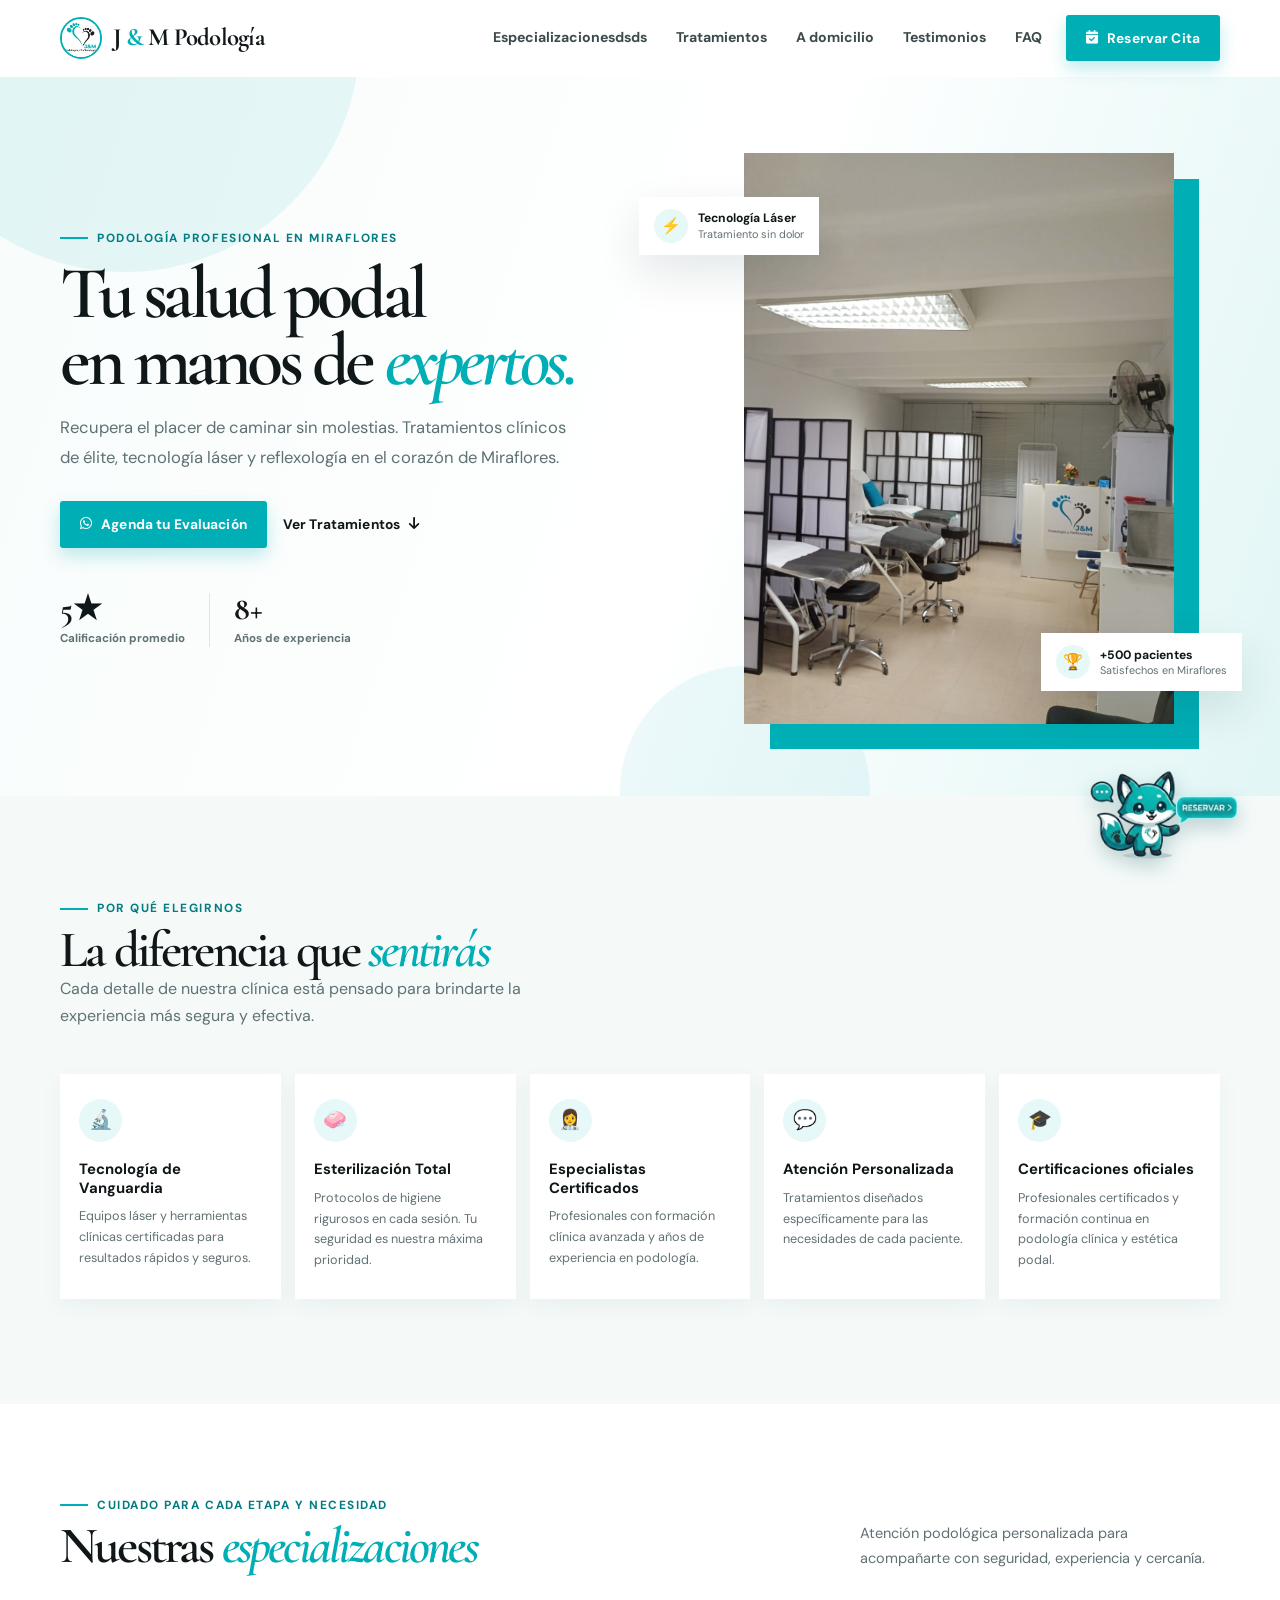
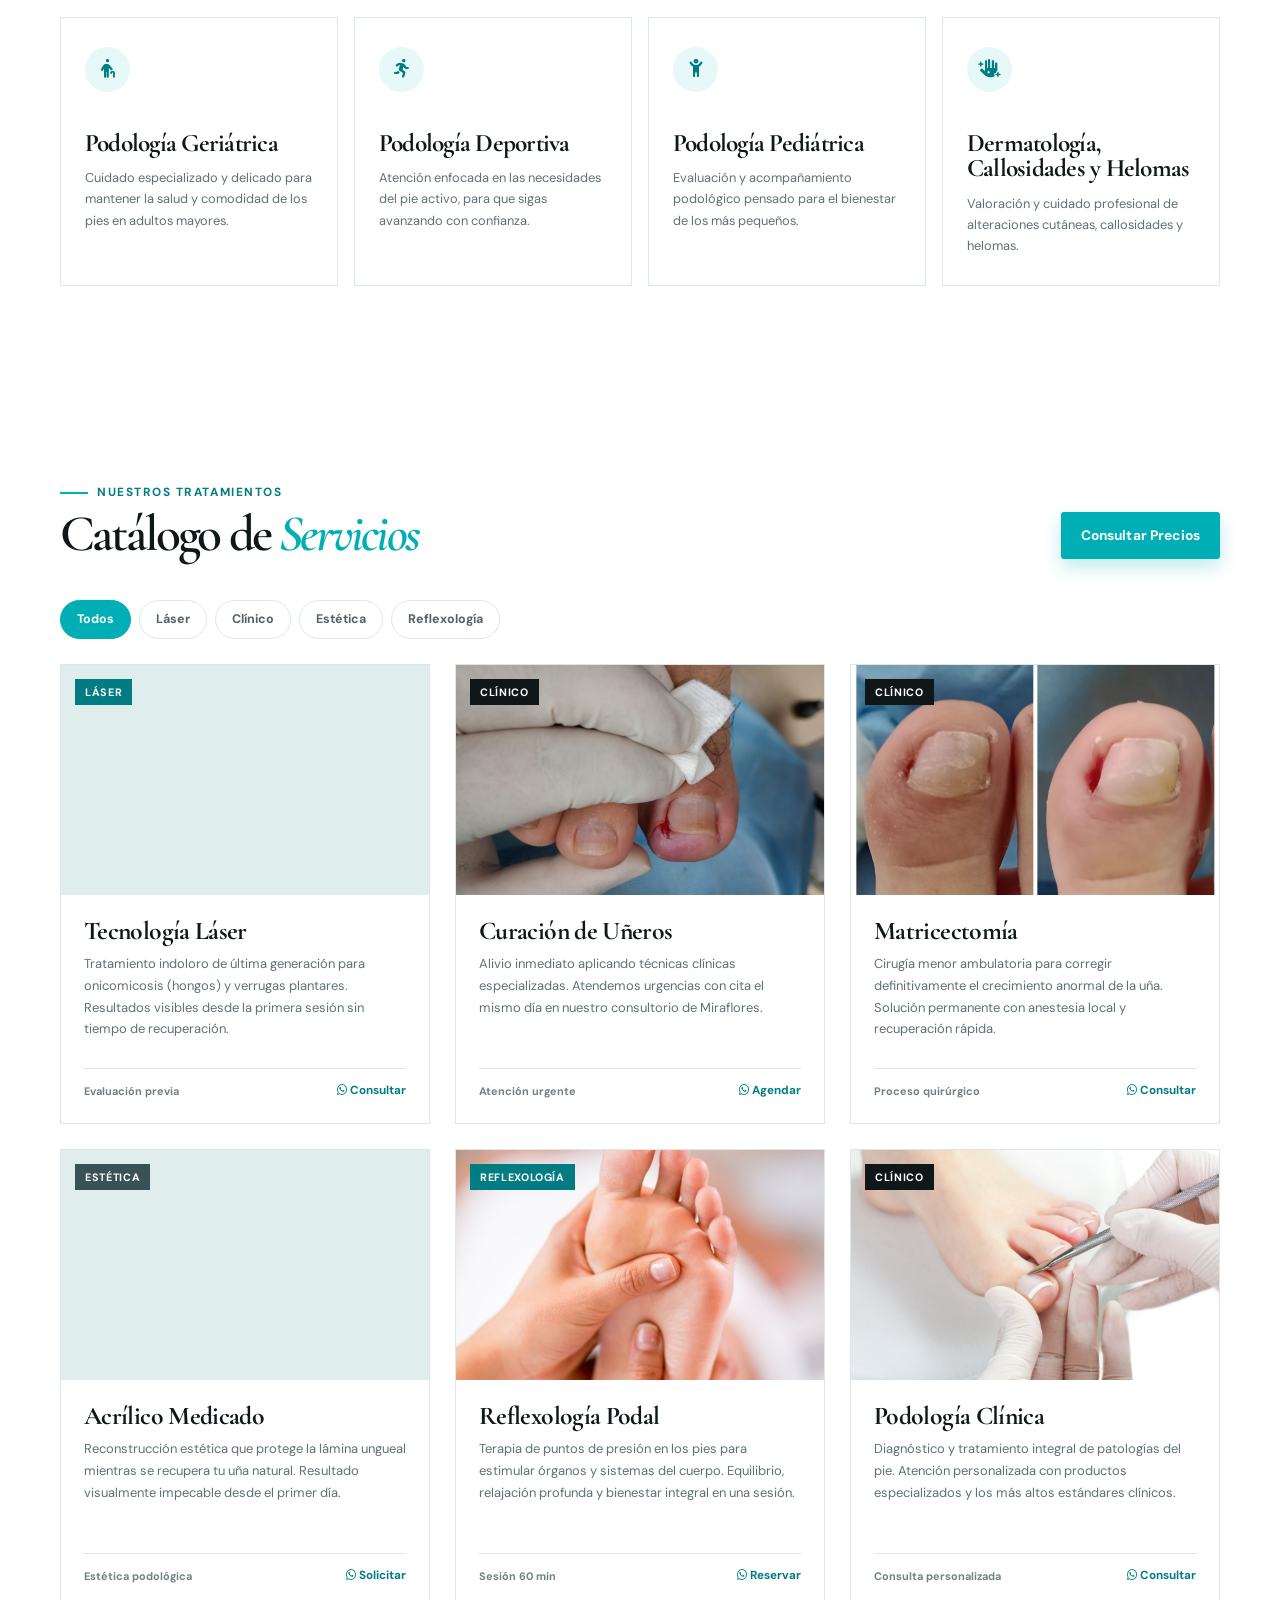
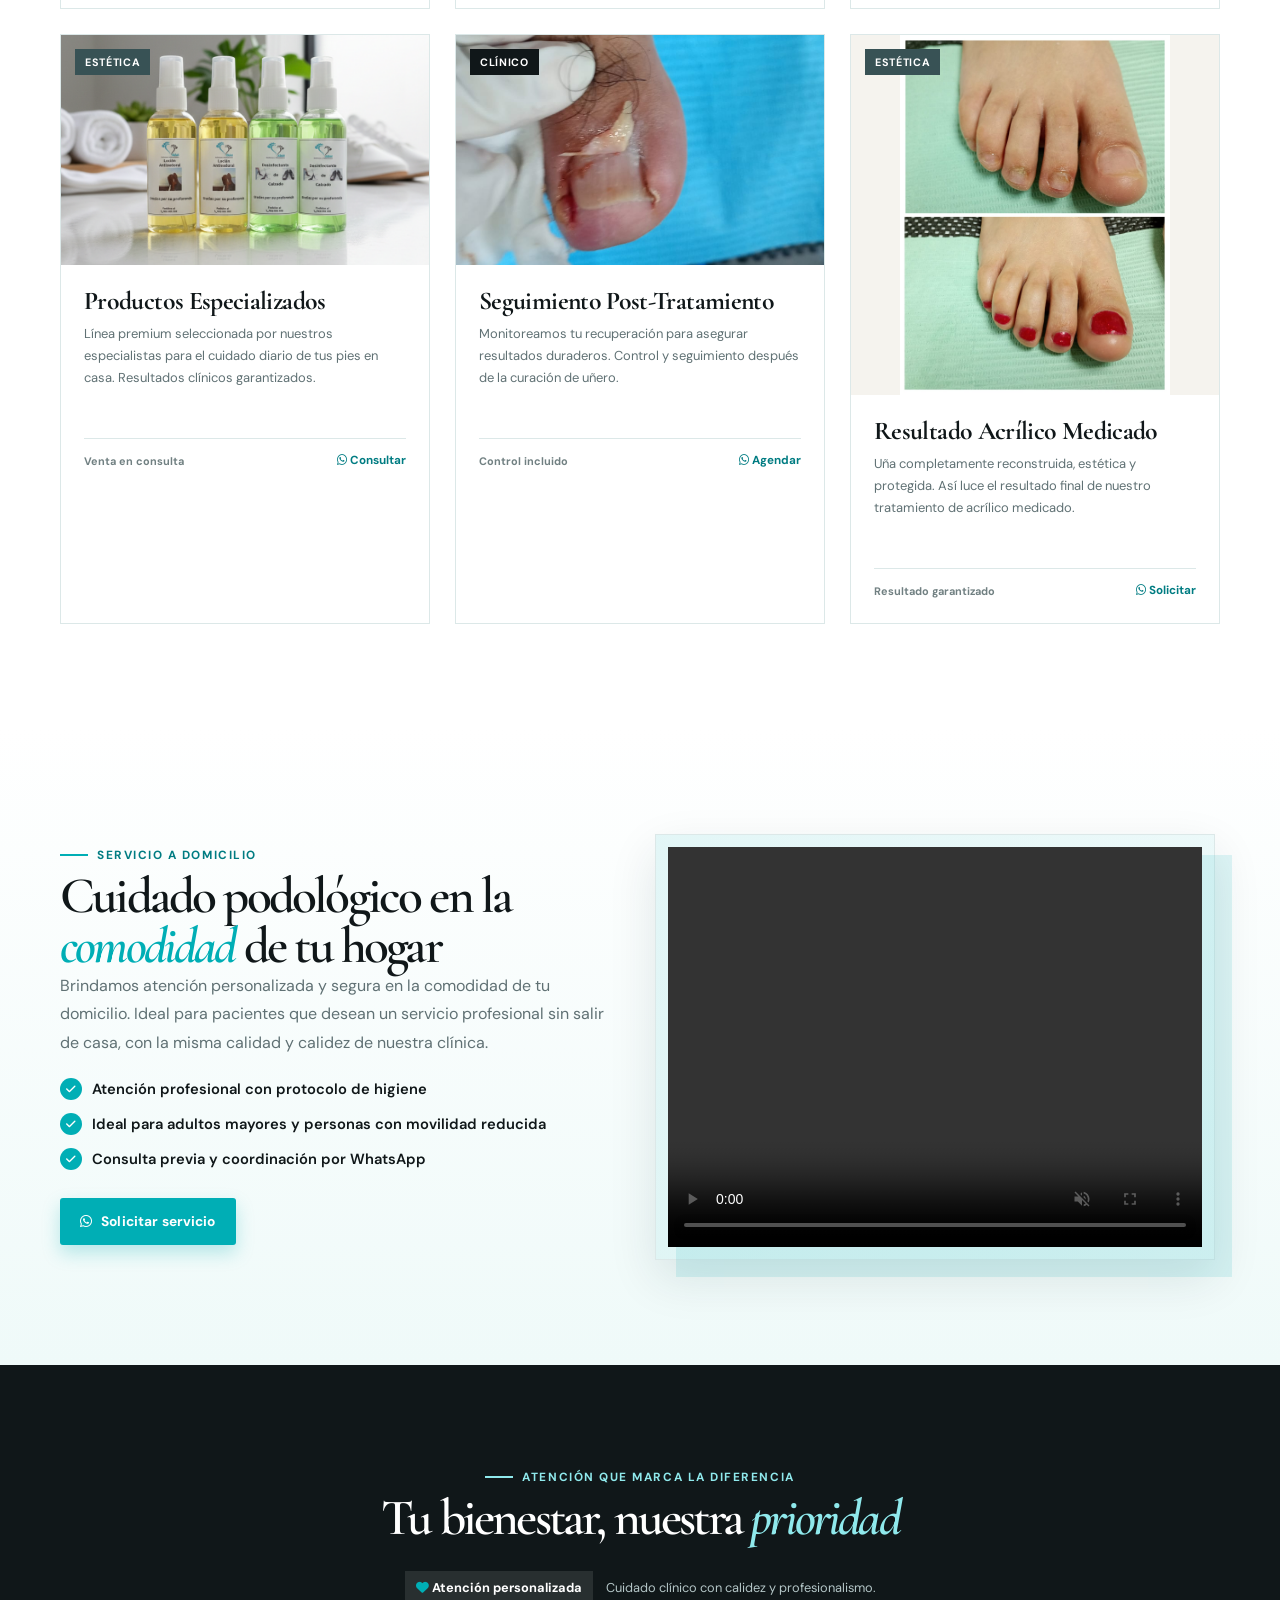
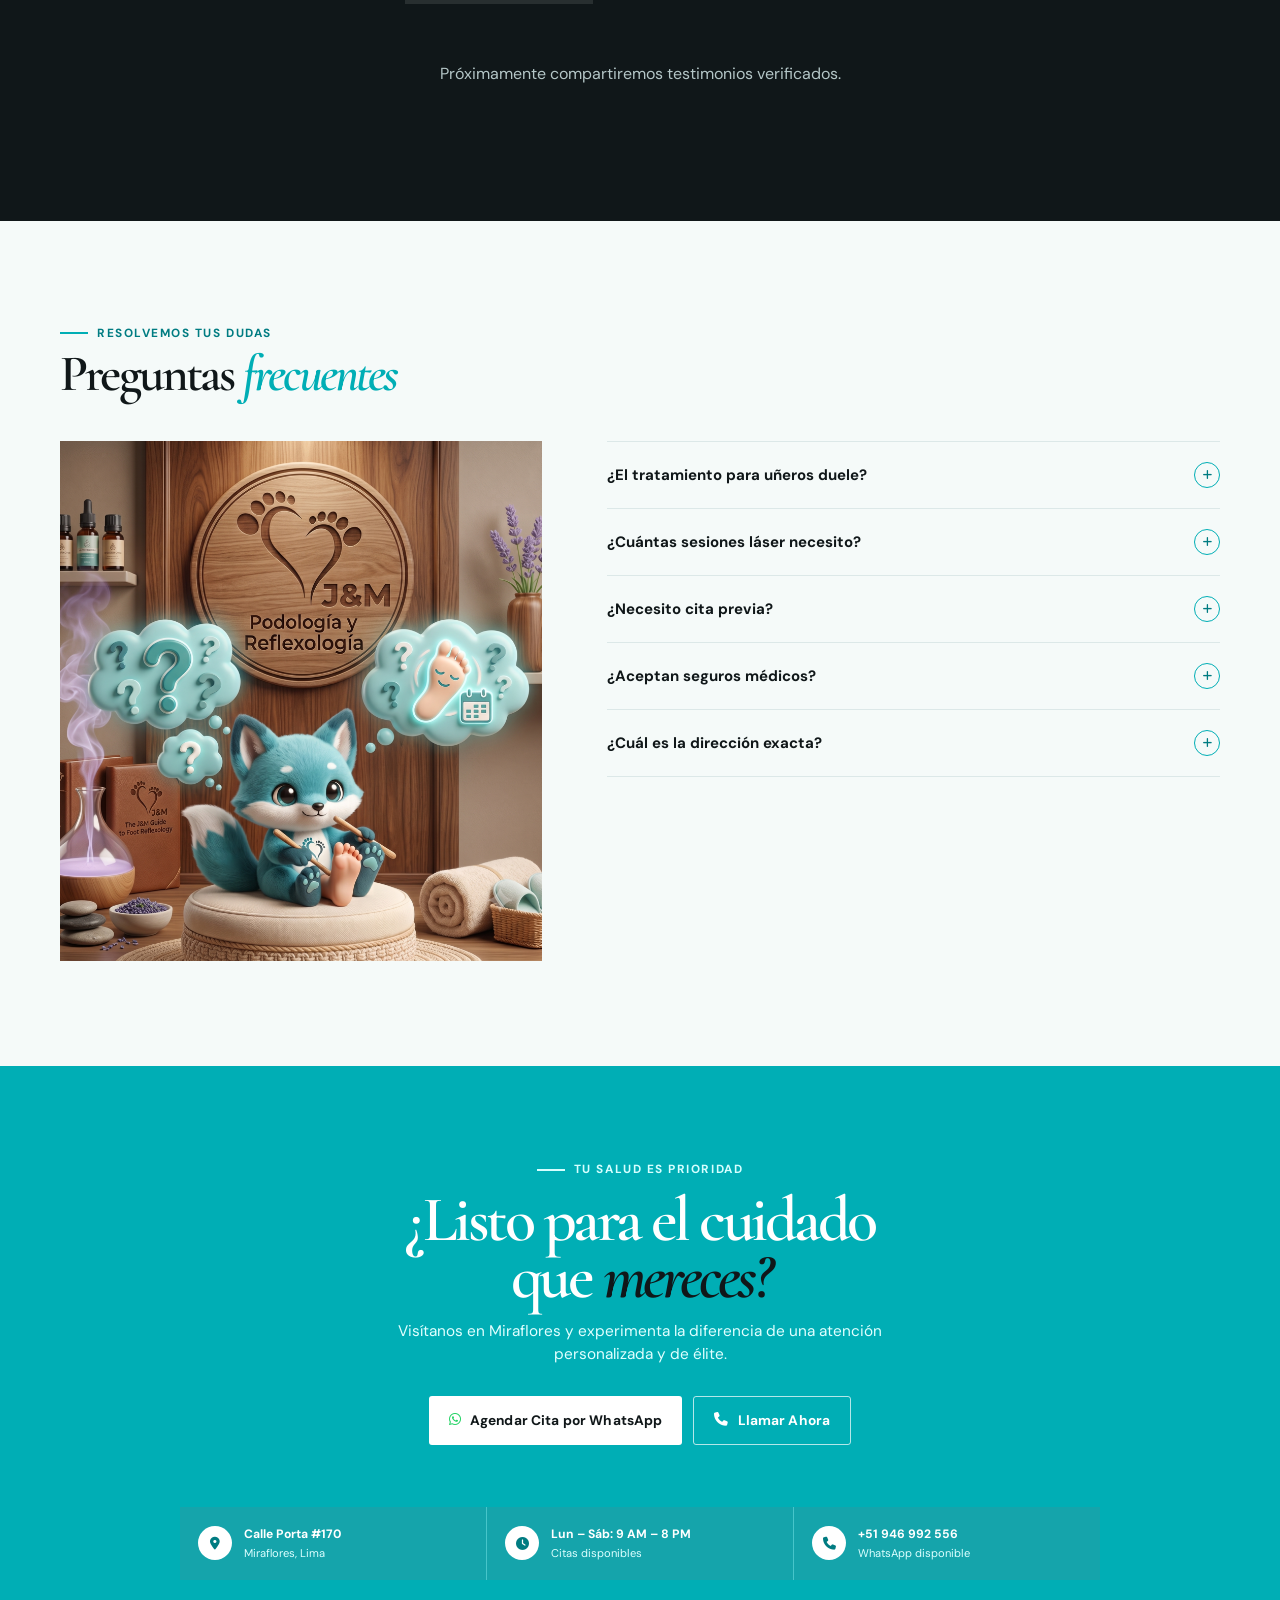
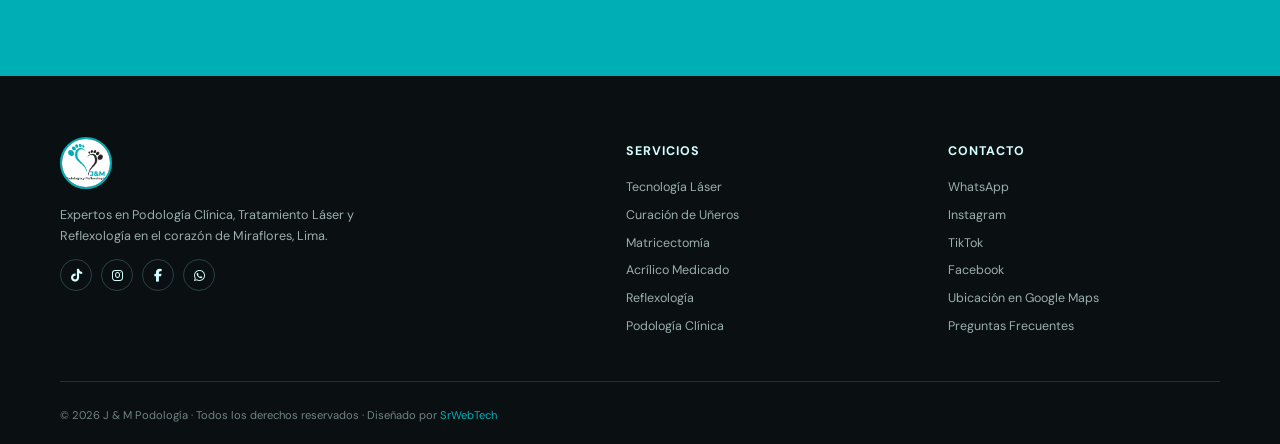
<file: index.html>
<!DOCTYPE html>
<html lang="es">
<head>
    <meta charset="UTF-8">
    <meta name="viewport" content="width=device-width, initial-scale=1.0">
    <meta name="description" content="J&amp;M Podología en Miraflores, Lima. Podología clínica, tratamiento de uñeros, matricectomía, tecnología láser, reflexología y cuidado podal personalizado.">
    <meta name="robots" content="index, follow">
    <meta name="google-site-verification" content="Zz0m603058GQvtV8gM0AXaxc-PIveDFU4jrvLz7Acy4">
    <title>J&amp;M Podología en Miraflores | Podología Clínica y Láser</title>
    <link rel="canonical" href="https://jympodologia.vercel.app/">
    <link rel="icon" href="/favicon.png" type="image/png">
    <link rel="shortcut icon" href="/favicon.png" type="image/png">
    <link rel="apple-touch-icon" href="/Perfil.jpeg">

    <meta property="og:locale" content="es_PE">
    <meta property="og:type" content="website">
    <meta property="og:site_name" content="J&amp;M Podología">
    <meta property="og:title" content="J&amp;M Podología en Miraflores | Podología Clínica y Láser">
    <meta property="og:description" content="Atención podológica profesional en Miraflores, Lima: podología clínica, uñeros, matricectomía, láser y reflexología.">
    <meta property="og:url" content="https://jympodologia.vercel.app/">
    <meta property="og:image" content="https://jympodologia.vercel.app/Perfil.jpeg">
    <meta property="og:image:alt" content="J&amp;M Podología en Miraflores, Lima">

    <meta name="twitter:card" content="summary_large_image">
    <meta name="twitter:title" content="J&amp;M Podología en Miraflores | Podología Clínica y Láser">
    <meta name="twitter:description" content="Atención podológica profesional en Miraflores, Lima.">
    <meta name="twitter:image" content="https://jympodologia.vercel.app/Perfil.jpeg">

    <script type="application/ld+json">
    {
      "@context": "https://schema.org",
      "@type": "LocalBusiness",
      "@id": "https://jympodologia.vercel.app/#business",
      "name": "J&M Podología",
      "alternateName": "J & M Podología",
      "description": "J&M Podología ofrece atención de podología clínica, tecnología láser, tratamiento de uñeros, matricectomía y reflexología en Miraflores, Lima.",
      "url": "https://jympodologia.vercel.app/",
      "logo": "https://jympodologia.vercel.app/Perfil.jpeg",
      "image": [
        "https://jympodologia.vercel.app/Perfil.jpeg",
        "https://jympodologia.vercel.app/Local.jpeg"
      ],
      "telephone": "+51946992556",
      "priceRange": "$$",
      "address": {
        "@type": "PostalAddress",
        "streetAddress": "Calle Porta 170",
        "addressLocality": "Miraflores",
        "addressRegion": "Lima",
        "addressCountry": "PE"
      },
      "geo": {
        "@type": "GeoCoordinates",
        "latitude": -12.1236623,
        "longitude": -77.0316396
      },
      "hasMap": "https://www.google.com/maps/search/?api=1&query=-12.1236623,-77.0316396",
      "areaServed": {
        "@type": "AdministrativeArea",
        "name": "Miraflores, Lima"
      },
      "openingHoursSpecification": {
        "@type": "OpeningHoursSpecification",
        "dayOfWeek": [
          "Monday",
          "Tuesday",
          "Wednesday",
          "Thursday",
          "Friday",
          "Saturday"
        ],
        "opens": "09:00",
        "closes": "20:00"
      },
      "hasOfferCatalog": {
        "@type": "OfferCatalog",
        "name": "Servicios de podología",
        "itemListElement": [
          {
            "@type": "Offer",
            "itemOffered": {
              "@type": "Service",
              "name": "Podología clínica"
            }
          },
          {
            "@type": "Offer",
            "itemOffered": {
              "@type": "Service",
              "name": "Tratamiento de uñeros"
            }
          },
          {
            "@type": "Offer",
            "itemOffered": {
              "@type": "Service",
              "name": "Matricectomía"
            }
          },
          {
            "@type": "Offer",
            "itemOffered": {
              "@type": "Service",
              "name": "Tecnología láser"
            }
          },
          {
            "@type": "Offer",
            "itemOffered": {
              "@type": "Service",
              "name": "Reflexología podal"
            }
          }
        ]
      },
      "sameAs": [
        "https://www.instagram.com/jym.podologia.reflexologia/",
        "https://www.facebook.com/JyM.podologia.reflexologia",
        "https://www.tiktok.com/@jym.podologia"
      ]
    }
    </script>

    <link href="https://fonts.googleapis.com/css2?family=Cormorant+Garamond:ital,wght@0,400;0,600;0,700;1,400;1,600&family=DM+Sans:wght@300;400;500;700&display=swap" rel="stylesheet">
    <link rel="stylesheet" href="https://cdnjs.cloudflare.com/ajax/libs/font-awesome/6.5.0/css/all.min.css">

    <link rel="stylesheet" href="styles.css">
</head>
<body>

<!-- PROGRESS BAR -->
<div id="progressBar"></div>



<!-- HEADER -->
<header id="mainHeader">
    <div class="container nav-content">
        <a href="#" class="nav-logo">
            <img src="Perfil.jpeg" alt="J &amp; M Podología">
            <span>J <b>&amp;</b> M Podología</span>
        </a>
        <nav class="nav-links">
            <a href="#especializaciones">Especializacionesdsds</a>
            <a href="#servicios">Tratamientos</a>
            <a href="#adomicilio">A domicilio</a>
            <a href="#testimonios">Testimonios</a>
            <a href="#faq">FAQ</a>
        </nav>
        <a href="https://api.whatsapp.com/send/?phone=51946992556&amp;text=Hola%2C+quiero+agendar+una+cita.&amp;type=phone_number&amp;app_absent=0" target="_blank" class="btn-reservar">
            <i class="fas fa-calendar-check"></i> Reservar Cita
        </a>
        <button id="menuBtn" aria-label="Menú" style="display:none; background:none; border:none; cursor:pointer; padding:6px; color:var(--ink); font-size:1.4rem;">
            <i class="fas fa-bars"></i>
        </button>
    </div>
</header>

<!-- MOBILE MENU -->
<div id="mobileMenu" style="display:none; position:fixed; top:0; left:0; width:100%; height:100%; background:rgba(255,255,255,0.98); z-index:1500; flex-direction:column; align-items:center; justify-content:center; gap:32px;">
    <button id="menuClose" style="position:absolute; top:24px; right:24px; background:none; border:none; font-size:1.6rem; cursor:pointer; color:var(--ink);"><i class="fas fa-times"></i></button>
    <a href="#especializaciones" class="mobile-nav-link" onclick="closeMobileMenu()">Especializaciones</a>
    <a href="#servicios" class="mobile-nav-link" onclick="closeMobileMenu()">Tratamientos</a>
    <a href="#adomicilio" class="mobile-nav-link" onclick="closeMobileMenu()">A domicilio</a>
    <a href="#testimonios" class="mobile-nav-link" onclick="closeMobileMenu()">Testimonios</a>
    <a href="#faq" class="mobile-nav-link" onclick="closeMobileMenu()">Preguntas Frecuentes</a>
    <a href="https://api.whatsapp.com/send/?phone=51946992556&amp;text=Hola%2C+quiero+agendar+una+cita.&amp;type=phone_number&amp;app_absent=0" target="_blank" class="btn-primary" onclick="closeMobileMenu()" style="margin-top:8px;">
        <i class="fab fa-whatsapp"></i> Reservar Cita
    </a>
</div>

<!-- BOTÓN MASCOTA -->
<a href="https://api.whatsapp.com/send/?phone=51946992556&amp;text=Hola%2C+quiero+agendar+una+cita.&amp;type=phone_number&amp;app_absent=0"
   class="chat-float"
   target="_blank"
   aria-label="Reservar por WhatsApp">
    <img src="animal.png" alt="Reservar" class="chat-img">
</a>

<!-- HERO -->
<section class="hero">
    <div class="container" style="display: contents;">
        <div class="hero-text-col" style="padding-left: 28px; padding-right: 28px;">
            <div class="hero-eyebrow">Podología profesional en Miraflores</div>
            <h1>Tu salud podal<br>en manos de <em>expertos.</em></h1>
            <p class="hero-desc">
                Recupera el placer de caminar sin molestias. Tratamientos clínicos de élite, tecnología láser y reflexología en el corazón de Miraflores.
            </p>
            <div class="hero-actions">
                <a href="https://api.whatsapp.com/send/?phone=51946992556&amp;text=Hola%2C+quiero+agendar+una+cita.&amp;type=phone_number&amp;app_absent=0" target="_blank" class="btn-primary">
                    <i class="fab fa-whatsapp"></i> Agenda tu Evaluación
                </a>
                <a href="#servicios" class="btn-secondary">Ver Tratamientos <i class="fas fa-arrow-down"></i></a>
            </div>
            <div class="hero-stats">
                <div class="stat-item">
                    <div class="stat-number">5★</div>
                    <div class="stat-label">Calificación promedio</div>
                </div>
                <div class="stat-item">
                    <div class="stat-number">8+</div>
                    <div class="stat-label">Años de experiencia</div>
                </div>
            </div>
        </div>

        <div class="hero-img-col">
            <div class="hero-img-frame">
                <img src="Local.jpeg" alt="J &amp; M Podología" class="hero-main-img">

                <div class="hero-badge hero-badge-1">
                    <div class="badge-icon">⚡</div>
                    <div class="badge-text">
                        <strong>Tecnología Láser</strong>
                        <span>Tratamiento sin dolor</span>
                    </div>
                </div>

                <div class="hero-badge hero-badge-2">
                    <div class="badge-icon">🏆</div>
                    <div class="badge-text">
                        <strong>+500 pacientes</strong>
                        <span>Satisfechos en Miraflores</span>
                    </div>
                </div>
            </div>
        </div>
    </div>
</section>

<!-- WHY US -->
<section class="why-section" id="por-que">
    <div class="container">
        <div class="reveal">
            <div class="section-label">Por qué elegirnos</div>
            <h2 class="section-title">La diferencia que <em>sentirás</em></h2>
            <p style="color: var(--muted); max-width: 520px; font-size: 1rem; line-height: 1.7;">Cada detalle de nuestra clínica está pensado para brindarte la experiencia más segura y efectiva.</p>
        </div>
        <div class="why-grid">
            <div class="why-card reveal reveal-delay-1">
                <span class="why-icon">🔬</span>
                <h3>Tecnología de Vanguardia</h3>
                <p>Equipos láser y herramientas clínicas certificadas para resultados rápidos y seguros.</p>
            </div>
            <div class="why-card reveal reveal-delay-2">
                <span class="why-icon">🧼</span>
                <h3>Esterilización Total</h3>
                <p>Protocolos de higiene rigurosos en cada sesión. Tu seguridad es nuestra máxima prioridad.</p>
            </div>
            <div class="why-card reveal reveal-delay-3">
                <span class="why-icon">👩‍⚕️</span>
                <h3>Especialistas Certificados</h3>
                <p>Profesionales con formación clínica avanzada y años de experiencia en podología.</p>
            </div>
            <div class="why-card reveal reveal-delay-3">
                <span class="why-icon">💬</span>
                <h3>Atención Personalizada</h3>
                <p>Tratamientos diseñados específicamente para las necesidades de cada paciente.</p>
            </div>
            <div class="why-card reveal reveal-delay-3">
                <span class="why-icon">🎓</span>
                <h3>Certificaciones oficiales</h3>
                <p>Profesionales certificados y formación continua en podología clínica y estética podal.</p>
            </div>
        </div>
    </div>
</section>

<!-- SPECIALTIES -->
<section class="specialties-section" id="especializaciones">
    <div class="container">
        <div class="specialties-heading reveal">
            <div>
                <div class="section-label">Cuidado para cada etapa y necesidad</div>
                <h2 class="section-title">Nuestras <em>especializaciones</em></h2>
            </div>
            <p>Atención podológica personalizada para acompañarte con seguridad, experiencia y cercanía.</p>
        </div>
        <div class="specialties-grid">
            <article class="specialty-card reveal reveal-delay-1">
                <span class="specialty-icon"><i class="fas fa-person-cane"></i></span>
                <h3>Podología Geriátrica</h3>
                <p>Cuidado especializado y delicado para mantener la salud y comodidad de los pies en adultos mayores.</p>
            </article>
            <article class="specialty-card reveal reveal-delay-2">
                <span class="specialty-icon"><i class="fas fa-running"></i></span>
                <h3>Podología Deportiva</h3>
                <p>Atención enfocada en las necesidades del pie activo, para que sigas avanzando con confianza.</p>
            </article>
            <article class="specialty-card reveal reveal-delay-3">
                <span class="specialty-icon"><i class="fas fa-child-reaching"></i></span>
                <h3>Podología Pediátrica</h3>
                <p>Evaluación y acompañamiento podológico pensado para el bienestar de los más pequeños.</p>
            </article>
            <article class="specialty-card reveal reveal-delay-3">
                <span class="specialty-icon"><i class="fas fa-hand-sparkles"></i></span>
                <h3>Dermatología, Callosidades y Helomas</h3>
                <p>Valoración y cuidado profesional de alteraciones cutáneas, callosidades y helomas.</p>
            </article>
        </div>
    </div>
</section>

<!-- SERVICES / CATALOG -->
<section id="servicios" class="services-section">
    <div class="container">
        <div class="services-header reveal">
            <div>
                <div class="section-label">Nuestros tratamientos</div>
                <h2 class="section-title">Catálogo de <em>Servicios</em></h2>
            </div>
            <a href="https://api.whatsapp.com/send/?phone=51946992556&amp;text=Hola%2C+quiero+agendar+una+cita.&amp;type=phone_number&amp;app_absent=0" target="_blank" class="btn-primary" style="white-space: nowrap;">
                Consultar Precios
            </a>
        </div>

        <!-- FILTERS -->
        <div class="cat-filters reveal">
            <button class="cat-filter-btn active" data-filter="all">Todos</button>
            <button class="cat-filter-btn" data-filter="laser">Láser</button>
            <button class="cat-filter-btn" data-filter="clinico">Clínico</button>
            <button class="cat-filter-btn" data-filter="estetica">Estética</button>
            <button class="cat-filter-btn" data-filter="reflexo">Reflexología</button>
        </div>

        <div class="services-grid" id="catalogGrid">

            <!-- LÁSER -->
            <div class="service-card reveal" data-cat="laser">
                <div class="service-media">
                    <video autoplay muted loop playsinline>
                        <source src="Lazer .mp4" type="video/mp4">
                    </video>
                    <span class="service-cat-badge badge-laser">Láser</span>
                </div>
                <div class="service-body">
                    <h3>Tecnología Láser</h3>
                    <p>Tratamiento indoloro de última generación para onicomicosis (hongos) y verrugas plantares. Resultados visibles desde la primera sesión sin tiempo de recuperación.</p>
                    <div class="service-footer">
                        <span class="service-meta">Evaluación previa</span>
                        <a href="https://api.whatsapp.com/send/?phone=51946992556&amp;text=Hola%2C+quiero+agendar+una+cita.&amp;type=phone_number&amp;app_absent=0" target="_blank" class="service-cta">
                            <i class="fab fa-whatsapp"></i> Consultar
                        </a>
                    </div>
                </div>
            </div>

            <!-- UÑERO -->
            <div class="service-card reveal reveal-delay-1" data-cat="clinico">
                <div class="service-media">
                    <img src="Uñero.jpeg" alt="Curación de Uñeros" style="object-position: center 40%;">
                    <span class="service-cat-badge badge-clinico">Clínico</span>
                </div>
                <div class="service-body">
                    <h3>Curación de Uñeros</h3>
                    <p>Alivio inmediato aplicando técnicas clínicas especializadas. Atendemos urgencias con cita el mismo día en nuestro consultorio de Miraflores.</p>
                    <div class="service-footer">
                        <span class="service-meta">Atención urgente</span>
                        <a href="https://api.whatsapp.com/send/?phone=51946992556&amp;text=Hola%2C+quiero+agendar+una+cita.&amp;type=phone_number&amp;app_absent=0" target="_blank" class="service-cta">
                            <i class="fab fa-whatsapp"></i> Agendar
                        </a>
                    </div>
                </div>
            </div>

            <!-- MATRICECTOMÍA -->
            <div class="service-card reveal reveal-delay-2" data-cat="clinico">
                <div class="service-media">
                    <img src="Matricectomia.jpeg" alt="Matricectomía" style="object-position: center 35%;">
                    <span class="service-cat-badge badge-clinico">Clínico</span>
                </div>
                <div class="service-body">
                    <h3>Matricectomía</h3>
                    <p>Cirugía menor ambulatoria para corregir definitivamente el crecimiento anormal de la uña. Solución permanente con anestesia local y recuperación rápida.</p>
                    <div class="service-footer">
                        <span class="service-meta">Proceso quirúrgico</span>
                        <a href="https://api.whatsapp.com/send/?phone=51946992556&amp;text=Hola%2C+quiero+agendar+una+cita.&amp;type=phone_number&amp;app_absent=0" target="_blank" class="service-cta">
                            <i class="fab fa-whatsapp"></i> Consultar
                        </a>
                    </div>
                </div>
            </div>

            <!-- ACRÍLICO MEDICADO -->
            <div class="service-card reveal" data-cat="estetica">
                <div class="service-media">
                    <video autoplay muted loop playsinline>
                        <source src="acrilico medicado.mp4" type="video/mp4">
                    </video>
                    <span class="service-cat-badge badge-estetica">Estética</span>
                </div>
                <div class="service-body">
                    <h3>Acrílico Medicado</h3>
                    <p>Reconstrucción estética que protege la lámina ungueal mientras se recupera tu uña natural. Resultado visualmente impecable desde el primer día.</p>
                    <div class="service-footer">
                        <span class="service-meta">Estética podológica</span>
                        <a href="https://api.whatsapp.com/send/?phone=51946992556&amp;text=Hola%2C+quiero+agendar+una+cita.&amp;type=phone_number&amp;app_absent=0" target="_blank" class="service-cta">
                            <i class="fab fa-whatsapp"></i> Solicitar
                        </a>
                    </div>
                </div>
            </div>

            <!-- REFLEXOLOGÍA -->
            <div class="service-card reveal reveal-delay-1" data-cat="reflexo">
                <div class="service-media">
                    <img src="Reflexología .jpeg" alt="Reflexología Podal" style="object-position: center 25%;">
                    <span class="service-cat-badge badge-reflexo">Reflexología</span>
                </div>
                <div class="service-body">
                    <h3>Reflexología Podal</h3>
                    <p>Terapia de puntos de presión en los pies para estimular órganos y sistemas del cuerpo. Equilibrio, relajación profunda y bienestar integral en una sesión.</p>
                    <div class="service-footer">
                        <span class="service-meta">Sesión 60 min</span>
                        <a href="https://api.whatsapp.com/send/?phone=51946992556&amp;text=Hola%2C+quiero+agendar+una+cita.&amp;type=phone_number&amp;app_absent=0" target="_blank" class="service-cta">
                            <i class="fab fa-whatsapp"></i> Reservar
                        </a>
                    </div>
                </div>
            </div>

            <!-- PODOLOGÍA CLÍNICA -->
            <div class="service-card reveal reveal-delay-2" data-cat="clinico">
                <div class="service-media">
                    <img src="Podologia .jpeg" alt="Podología Clínica" style="object-position: center 30%;">
                    <span class="service-cat-badge badge-clinico">Clínico</span>
                </div>
                <div class="service-body">
                    <h3>Podología Clínica</h3>
                    <p>Diagnóstico y tratamiento integral de patologías del pie. Atención personalizada con productos especializados y los más altos estándares clínicos.</p>
                    <div class="service-footer">
                        <span class="service-meta">Consulta personalizada</span>
                        <a href="https://api.whatsapp.com/send/?phone=51946992556&amp;text=Hola%2C+quiero+agendar+una+cita.&amp;type=phone_number&amp;app_absent=0" target="_blank" class="service-cta">
                            <i class="fab fa-whatsapp"></i> Consultar
                        </a>
                    </div>
                </div>
            </div>

            <!-- PRODUCTOS ESPECIALIZADOS -->
            <div class="service-card reveal" data-cat="estetica">
                <div class="service-media">
                    <img src="Productos Especializados.jpeg" alt="Productos Especializados" style="object-position: center center;">
                    <span class="service-cat-badge badge-estetica">Estética</span>
                </div>
                <div class="service-body">
                    <h3>Productos Especializados</h3>
                    <p>Línea premium seleccionada por nuestros especialistas para el cuidado diario de tus pies en casa. Resultados clínicos garantizados.</p>
                    <div class="service-footer">
                        <span class="service-meta">Venta en consulta</span>
                        <a href="https://api.whatsapp.com/send/?phone=51946992556&amp;text=Hola%2C+quiero+agendar+una+cita.&amp;type=phone_number&amp;app_absent=0" target="_blank" class="service-cta">
                            <i class="fab fa-whatsapp"></i> Consultar
                        </a>
                    </div>
                </div>
            </div>

            <!-- SEGUIMIENTO UÑERO -->
            <div class="service-card reveal reveal-delay-1" data-cat="clinico">
                <div class="service-media">
                    <img src="uñero 2.jpeg" alt="Seguimiento post-tratamiento" style="object-position: center 80%;">
                    <span class="service-cat-badge badge-clinico">Clínico</span>
                </div>
                <div class="service-body">
                    <h3>Seguimiento Post-Tratamiento</h3>
                    <p>Monitoreamos tu recuperación para asegurar resultados duraderos. Control y seguimiento después de la curación de uñero.</p>
                    <div class="service-footer">
                        <span class="service-meta">Control incluido</span>
                        <a href="https://api.whatsapp.com/send/?phone=51946992556&amp;text=Hola%2C+quiero+agendar+una+cita.&amp;type=phone_number&amp;app_absent=0" target="_blank" class="service-cta">
                            <i class="fab fa-whatsapp"></i> Agendar
                        </a>
                    </div>
                </div>
            </div>

            <!-- RESULTADO ACRÍLICO -->
            <div class="service-card reveal reveal-delay-2" data-cat="estetica">
                <div class="service-media" style="height: 360px; background: #f5f3ee;">
                    <img src="acrilicomedicado .jpeg" alt="Resultado Acrílico Medicado" style="object-fit: contain; object-position: center center; width: 100%; height: 100%;">
                    <span class="service-cat-badge badge-estetica">Estética</span>
                </div>
                <div class="service-body">
                    <h3>Resultado Acrílico Medicado</h3>
                    <p>Uña completamente reconstruida, estética y protegida. Así luce el resultado final de nuestro tratamiento de acrílico medicado.</p>
                    <div class="service-footer">
                        <span class="service-meta">Resultado garantizado</span>
                        <a href="https://api.whatsapp.com/send/?phone=51946992556&amp;text=Hola%2C+quiero+agendar+una+cita.&amp;type=phone_number&amp;app_absent=0" target="_blank" class="service-cta">
                            <i class="fab fa-whatsapp"></i> Solicitar
                        </a>
                    </div>
                </div>
            </div>

            <div class="catalog-empty" id="catalogEmpty">No hay servicios en esta categoría.</div>
        </div>
    </div>
</section>

<!-- A DOMICILIO -->
<section id="adomicilio" class="delivery-section">
    <div class="container delivery-grid">
        <div class="delivery-copy reveal">
            <div class="section-label">Servicio a domicilio</div>
            <h2 class="section-title">Cuidado podológico en la <em>comodidad</em> de tu hogar</h2>
            <p>Brindamos atención personalizada y segura en la comodidad de tu domicilio. Ideal para pacientes que desean un servicio profesional sin salir de casa, con la misma calidad y calidez de nuestra clínica.</p>
            <ul class="delivery-points">
                <li><i class="fas fa-check"></i> Atención profesional con protocolo de higiene</li>
                <li><i class="fas fa-check"></i> Ideal para adultos mayores y personas con movilidad reducida</li>
                <li><i class="fas fa-check"></i> Consulta previa y coordinación por WhatsApp</li>
            </ul>
            <div class="delivery-actions">
                <a href="https://api.whatsapp.com/send/?phone=51946992556&amp;text=Hola%2C+quiero+consultar+el+servicio+a+domicilio.&amp;type=phone_number&amp;app_absent=0" target="_blank" class="btn-primary">
                    <i class="fab fa-whatsapp"></i> Solicitar servicio
                </a>
            </div>
        </div>

        <div class="delivery-media reveal reveal-delay-1">
            <div class="video-frame">
                <video autoplay muted loop playsinline controls>
                    <source src="adomicilio.mp4" type="video/mp4">
                    Tu navegador no soporta video HTML5.
                </video>
            </div>
        </div>
    </div>
</section>

<!-- TESTIMONIALS -->
<section id="testimonios" class="testimonials-section">
    <div class="container">
        <div class="reveal" style="text-align: center; margin-bottom: 10px;">
            <div class="section-label" style="justify-content: center;">Atención que marca la diferencia</div>
            <h2 class="section-title">Tu bienestar, nuestra <em>prioridad</em></h2>
        </div>
        <div class="reviews-overview reveal reveal-delay-1" id="googleReviewsSummary">
            <span class="reviews-badge"><i class="fas fa-heart"></i> Atención personalizada</span>
            <span>Cuidado clínico con calidez y profesionalismo.</span>
        </div>
        <div class="testimonials-scroll" id="googleReviewsGrid">
            <div class="review-loader">Próximamente compartiremos testimonios verificados.</div>
        </div>
    </div>
</section>

<!-- FAQ -->
<section id="faq" class="faq-section">
    <div class="container">
        <div class="reveal">
            <div class="section-label">Resolvemos tus dudas</div>
            <h2 class="section-title">Preguntas <em>frecuentes</em></h2>
        </div>
        <div class="faq-grid">
            <div class="faq-image">
                <img src="preguntas.jpeg" alt="Preguntas Frecuentes J &amp; M Podología">
            </div>
            <div class="faq-list reveal reveal-delay-2">
                <div class="faq-item">
                    <button class="faq-question">
                        ¿El tratamiento para uñeros duele?
                        <span class="faq-icon"><i class="fas fa-plus"></i></span>
                    </button>
                    <div class="faq-answer">Utilizamos técnicas modernas y, cuando el caso lo requiere, anestesia local para que el procedimiento sea lo más indoloro posible. Tu confort es nuestra prioridad.</div>
                </div>
                <div class="faq-item">
                    <button class="faq-question">
                        ¿Cuántas sesiones láser necesito?
                        <span class="faq-icon"><i class="fas fa-plus"></i></span>
                    </button>
                    <div class="faq-answer">Varía según el grado de infección de cada paciente. Generalmente se recomiendan entre 4 y 8 sesiones. Realizamos una evaluación inicial para darte un plan exacto y personalizado.</div>
                </div>
                <div class="faq-item">
                    <button class="faq-question">
                        ¿Necesito cita previa?
                        <span class="faq-icon"><i class="fas fa-plus"></i></span>
                    </button>
                    <div class="faq-answer">Sí, para garantizar atención puntual y un ambiente esterilizado entre pacientes. Puedes agendar fácilmente por WhatsApp en minutos.</div>
                </div>
                <div class="faq-item">
                    <button class="faq-question">
                        ¿Aceptan seguros médicos?
                        <span class="faq-icon"><i class="fas fa-plus"></i></span>
                    </button>
                    <div class="faq-answer">Actualmente trabajamos con pagos directos. Contáctanos por WhatsApp para consultar nuestros planes y formas de pago disponibles.</div>
                </div>
                <div class="faq-item">
                    <button class="faq-question">
                        ¿Cuál es la dirección exacta?
                        <span class="faq-icon"><i class="fas fa-plus"></i></span>
                    </button>
                    <div class="faq-answer">Estamos en Calle Porta #170, Miraflores, Lima. Lunes a Sábado de 9 AM a 8 PM. Escríbenos por WhatsApp y te enviamos la ubicación exacta.</div>
                </div>
            </div>
        </div>
    </div>
</section>

<!-- CTA FINAL -->
<section class="cta-section">
    <div class="container">
        <div class="cta-inner reveal">
            <div class="section-label">Tu salud es prioridad</div>
            <h2>¿Listo para el cuidado<br>que <em style="color: var(--gold);">mereces?</em></h2>
            <p>Visítanos en Miraflores y experimenta la diferencia de una atención personalizada y de élite.</p>
            <div class="cta-actions">
                <a href="https://api.whatsapp.com/send/?phone=51946992556&amp;text=Hola%2C+quiero+agendar+una+cita.&amp;type=phone_number&amp;app_absent=0" target="_blank" class="btn-white">
                    <i class="fab fa-whatsapp" style="color: #25d366;"></i> Agendar Cita por WhatsApp
                </a>
                <a href="tel:+51946992556" class="btn-outline-white">
                    <i class="fas fa-phone"></i> Llamar Ahora
                </a>
            </div>
            <div class="info-cards">
                <a class="info-card" href="https://www.google.com/maps/place/Podolog%C3%ADa+-+J+%26+M+PODOLOG%C3%8DA/@-12.1237285,-77.0314843,3a,75y,308.59h,90.35t/data=!3m7!1e1!3m5!1sVP0njv9ydZM_E-KeMmrtpQ!2e0!6shttps:%2F%2Fstreetviewpixels-pa.googleapis.com%2Fv1%2Fthumbnail%3Fcb_client%3Dmaps_sv.tactile%26w%3D900%26h%3D600%26pitch%3D-0.3493324041931629%26panoid%3DVP0njv9ydZM_E-KeMmrtpQ%26yaw%3D308.5857005285619!7i16384!8i8192!4m6!3m5!1s0x9105c9a7c33359bd:0x94a6f72c1e09b83b!8m2!3d-12.1236623!4d-77.0316396!16s%2Fg%2F11xp8wv9p_?entry=tts&amp;g_ep=EgoyMDI2MDEyOC4wIPu8ASoASAFQAw%3D%3D&amp;skid=f03532d3-aa1b-4af9-a8f3-554d8ea6d309" target="_blank" aria-label="Ver ubicación de J &amp; M Podología en Google Maps">
                    <div class="info-card-icon"><i class="fas fa-map-marker-alt"></i></div>
                    <div>
                        <strong>Calle Porta #170</strong>
                        <span>Miraflores, Lima</span>
                    </div>
                </a>
                <div class="info-card">
                    <div class="info-card-icon"><i class="fas fa-clock"></i></div>
                    <div>
                        <strong>Lun – Sáb: 9 AM – 8 PM</strong>
                        <span>Citas disponibles</span>
                    </div>
                </div>
                <div class="info-card">
                    <div class="info-card-icon"><i class="fas fa-phone"></i></div>
                    <div>
                        <strong>+51 946 992 556</strong>
                        <span>WhatsApp disponible</span>
                    </div>
                </div>
            </div>
        </div>
    </div>
</section>

<!-- FOOTER -->
<footer>
    <div class="container">
        <div class="footer-grid">
            <div class="footer-brand">
                <img src="Perfil.jpeg" alt="J &amp; M Podología">
                <p>Expertos en Podología Clínica, Tratamiento Láser y Reflexología en el corazón de Miraflores, Lima.</p>
                <div class="social-links">
                    <a href="https://www.tiktok.com/@jym.podologia" target="_blank" aria-label="TikTok"><i class="fab fa-tiktok"></i></a>
                    <a href="https://www.instagram.com/jym.podologia.reflexologia/" target="_blank" aria-label="Instagram"><i class="fab fa-instagram"></i></a>
                    <a href="https://www.facebook.com/JyM.podologia.reflexologia" target="_blank" aria-label="Facebook"><i class="fab fa-facebook-f"></i></a>
                    <a href="https://api.whatsapp.com/send/?phone=51946992556&amp;text=Hola%2C+quiero+agendar+una+cita.&amp;type=phone_number&amp;app_absent=0" target="_blank" aria-label="WhatsApp"><i class="fab fa-whatsapp"></i></a>
                </div>
            </div>
            <div class="footer-col">
                <h4>Servicios</h4>
                <a href="#servicios">Tecnología Láser</a>
                <a href="#servicios">Curación de Uñeros</a>
                <a href="#servicios">Matricectomía</a>
                <a href="#servicios">Acrílico Medicado</a>
                <a href="#servicios">Reflexología</a>
                <a href="#servicios">Podología Clínica</a>
            </div>
            <div class="footer-col">
                <h4>Contacto</h4>
                <a href="https://api.whatsapp.com/send/?phone=51946992556&amp;text=Hola%2C+quiero+agendar+una+cita.&amp;type=phone_number&amp;app_absent=0" target="_blank">WhatsApp</a>
                <a href="https://www.instagram.com/jym.podologia.reflexologia/" target="_blank">Instagram</a>
                <a href="https://www.tiktok.com/@jym.podologia" target="_blank">TikTok</a>
                <a href="https://www.facebook.com/JyM.podologia.reflexologia" target="_blank">Facebook</a>
                <a href="https://www.google.com/maps/place/Podolog%C3%ADa+-+J+%26+M+PODOLOG%C3%8DA/@-12.1237285,-77.0314843,3a,75y,308.59h,90.35t/data=!3m7!1e1!3m5!1sVP0njv9ydZM_E-KeMmrtpQ!2e0!6shttps:%2F%2Fstreetviewpixels-pa.googleapis.com%2Fv1%2Fthumbnail%3Fcb_client%3Dmaps_sv.tactile%26w%3D900%26h%3D600%26pitch%3D-0.3493324041931629%26panoid%3DVP0njv9ydZM_E-KeMmrtpQ%26yaw%3D308.5857005285619!7i16384!8i8192!4m6!3m5!1s0x9105c9a7c33359bd:0x94a6f72c1e09b83b!8m2!3d-12.1236623!4d-77.0316396!16s%2Fg%2F11xp8wv9p_?entry=tts&amp;g_ep=EgoyMDI2MDEyOC4wIPu8ASoASAFQAw%3D%3D&amp;skid=f03532d3-aa1b-4af9-a8f3-554d8ea6d309" target="_blank">Ubicación en Google Maps</a>
                <a href="#faq">Preguntas Frecuentes</a>
            </div>
        </div>
        <div class="footer-bottom">
            <p>© 2026 J &amp; M Podología · Todos los derechos reservados · Diseñado por <a href="https://linktr.ee/SrWebTech" target="_blank">SrWebTech</a></p>
        </div>
    </div>
</footer>

<script src="scripts.js" defer></script>
</body>
</html>
</file>
<file: styles.css>
:root {
    --teal: #00aeb5;
    --teal-dark: #007c82;
    --teal-light: #e6f8f8;
    --ink: #101719;
    --muted: #607174;
    --line: #dce8e8;
    --paper: #ffffff;
    --soft: #f5faf9;
    --shadow: 0 18px 45px rgba(13, 50, 52, .11);
}

* { box-sizing: border-box; }

html { scroll-behavior: smooth; scroll-padding-top: 90px; }

body {
    margin: 0;
    color: var(--ink);
    background: var(--paper);
    font-family: 'DM Sans', sans-serif;
    line-height: 1.5;
    overflow-x: hidden;
}

img, video { display: block; max-width: 100%; }
a { color: inherit; text-decoration: none; }
button { font: inherit; }

#progressBar {
    position: fixed;
    z-index: 3000;
    top: 0;
    left: 0;
    width: 0;
    height: 4px;
    background: var(--teal);
    transition: width .12s linear;
}

.container { width: min(1160px, calc(100% - 48px)); margin: 0 auto; }

section { padding: 105px 0; }

#mainHeader {
    position: sticky;
    top: 0;
    z-index: 1000;
    background: rgba(255, 255, 255, .91);
    border-bottom: 1px solid transparent;
    backdrop-filter: blur(15px);
    transition: box-shadow .25s, border-color .25s;
}

#mainHeader.is-scrolled { border-color: var(--line); box-shadow: 0 7px 25px rgba(13, 50, 52, .07); }

.nav-content { min-height: 76px; display: flex; align-items: center; justify-content: space-between; gap: 24px; }

.nav-logo { display: inline-flex; align-items: center; gap: 11px; font-family: 'Cormorant Garamond', serif; font-size: 1.55rem; font-weight: 700; letter-spacing: -.03em; white-space: nowrap; }
.nav-logo img { width: 42px; height: 42px; object-fit: cover; border-radius: 50%; border: 2px solid var(--teal); }
.nav-logo b { color: var(--teal); }

.nav-links { display: flex; gap: 29px; margin-left: auto; }
.nav-links a { color: #3c4a4c; font-size: .88rem; font-weight: 700; transition: color .2s; }
.nav-links a:hover { color: var(--teal-dark); }

.mobile-nav-link {
    color: var(--ink);
    font-family: 'Cormorant Garamond', serif;
    font-size: 2rem;
    font-weight: 600;
    letter-spacing: -.03em;
}
.mobile-nav-link:hover { color: var(--teal-dark); }

.btn-primary, .btn-reservar, .btn-white, .btn-outline-white, .btn-secondary {
    display: inline-flex;
    align-items: center;
    justify-content: center;
    gap: 9px;
    padding: 13px 20px;
    border-radius: 3px;
    font-size: .86rem;
    font-weight: 700;
    letter-spacing: .01em;
    transition: transform .2s, box-shadow .2s, background .2s, color .2s;
}

.btn-primary, .btn-reservar { color: white; background: var(--teal); box-shadow: 0 8px 18px rgba(0, 174, 181, .25); }
.btn-primary:hover, .btn-reservar:hover { background: var(--teal-dark); color: white; transform: translateY(-2px); box-shadow: 0 12px 23px rgba(0, 124, 130, .25); }

.hero {
    position: relative;
    min-height: 670px;
    display: flex;
    align-items: center;
    padding: 76px 0 72px;
    overflow: hidden;
    background: linear-gradient(108deg, #f7fcfb 0%, #fff 55%, #e1f6f5 100%);
}

.hero::before, .hero::after { content: ''; position: absolute; border-radius: 50%; pointer-events: none; }
.hero::before { width: 470px; height: 470px; top: -275px; left: -110px; background: rgba(0, 174, 181, .09); }
.hero::after { width: 250px; height: 250px; bottom: -120px; right: 32%; background: rgba(0, 174, 181, .07); }

.hero .container { position: relative; z-index: 1; display: grid !important; grid-template-columns: 1.05fr .95fr; align-items: center; gap: 62px; }
.hero-text-col { padding: 0 !important; animation: hero-content-in .8s ease-out both; }
.hero-img-col { animation: hero-image-in .9s .12s ease-out both; }
.hero-eyebrow, .section-label { display: flex; align-items: center; gap: 9px; color: var(--teal-dark); font-size: .74rem; font-weight: 700; letter-spacing: .13em; line-height: 1.2; text-transform: uppercase; }
.hero-eyebrow::before, .section-label::before { content: ''; width: 28px; height: 2px; background: var(--teal); }

h1, h2, h3, p { margin-top: 0; }
h1, h2 { font-family: 'Cormorant Garamond', serif; }
h1 { max-width: 630px; margin: 15px 0 18px; font-size: clamp(3.4rem, 5.8vw, 5.3rem); font-weight: 600; letter-spacing: -.06em; line-height: .91; }
h1 em, h2 em { color: var(--teal); font-weight: 600; }
.hero-desc { max-width: 525px; margin-bottom: 28px; color: var(--muted); font-size: 1.04rem; line-height: 1.8; }
.hero-actions { display: flex; flex-wrap: wrap; align-items: center; gap: 16px; }
.btn-secondary { padding: 12px 0; color: var(--ink); border-radius: 0; }
.btn-secondary:hover { color: var(--teal-dark); transform: translateX(3px); }

.hero-stats { display: flex; flex-wrap: wrap; gap: 0; margin-top: 45px; }
.stat-item { min-width: 132px; padding: 0 24px; border-left: 1px solid var(--line); }
.stat-item:first-child { padding-left: 0; border-left: 0; }
.stat-number { color: var(--ink); font-family: 'Cormorant Garamond', serif; font-size: 2rem; font-weight: 700; line-height: 1; }
.stat-label { margin-top: 5px; color: var(--muted); font-size: .72rem; font-weight: 700; }

.hero-img-frame { position: relative; max-width: 430px; margin: 0 auto; animation: gentle-float 4.8s ease-in-out infinite; }
.hero-img-frame::before { content: ''; position: absolute; z-index: -1; inset: 26px -25px -25px 26px; background: var(--teal); }
.hero-main-img { width: 100%; min-height: 465px; object-fit: cover; object-position: center; filter: saturate(.93); }
.hero-badge { position: absolute; display: flex; align-items: center; gap: 10px; padding: 12px 15px; background: white; box-shadow: var(--shadow); }
.hero-badge-1 { top: 44px; left: -105px; }
.hero-badge-2 { right: -68px; bottom: 33px; }
.badge-icon { display: grid; place-items: center; width: 34px; height: 34px; background: var(--teal-light); border-radius: 50%; font-size: 1rem; }
.badge-text { display: grid; font-size: .68rem; line-height: 1.35; }
.badge-text strong { font-size: .76rem; }
.badge-text span { color: var(--muted); }

.section-title { margin: 9px 0 0; font-size: clamp(2.65rem, 4vw, 4rem); font-weight: 600; letter-spacing: -.055em; line-height: .98; }
.why-section { background: var(--soft); }
.why-grid { display: grid; grid-template-columns: repeat(5, 1fr); gap: 14px; margin-top: 45px; }
.why-card { padding: 25px 19px; background: white; border-bottom: 3px solid transparent; box-shadow: 0 7px 21px rgba(14, 50, 51, .05); transition: transform .25s, border-color .25s, box-shadow .25s; }
.why-card:hover { border-color: var(--teal); box-shadow: var(--shadow); transform: translateY(-6px); }
.why-icon { display: grid; place-items: center; width: 43px; height: 43px; margin-bottom: 18px; background: var(--teal-light); border-radius: 50%; font-size: 1.2rem; }
.why-card h3 { margin-bottom: 9px; font-size: .93rem; line-height: 1.25; }
.why-card p { margin: 0; color: var(--muted); font-size: .79rem; line-height: 1.65; }

.specialties-section { padding: 94px 0; background: white; }
.specialties-heading { display: flex; align-items: flex-end; justify-content: space-between; gap: 35px; }
.specialties-heading > p { max-width: 360px; margin: 0; color: var(--muted); font-size: .91rem; line-height: 1.7; }
.specialties-grid { display: grid; grid-template-columns: repeat(4, 1fr); gap: 16px; margin-top: 45px; }
.specialty-card { min-height: 250px; padding: 29px 24px; border: 1px solid var(--line); transition: background .25s, border-color .25s, color .25s, transform .25s; }
.specialty-card:hover { color: white; background: var(--ink); border-color: var(--ink); transform: translateY(-6px); }
.specialty-icon { display: grid; place-items: center; width: 45px; height: 45px; margin-bottom: 39px; color: var(--teal-dark); background: var(--teal-light); border-radius: 50%; font-size: 1.15rem; transition: background .25s, color .25s; }
.specialty-card:hover .specialty-icon { color: var(--ink); background: var(--teal); }
.specialty-card h3 { margin-bottom: 11px; font-family: 'Cormorant Garamond', serif; font-size: 1.58rem; font-weight: 700; letter-spacing: -.03em; line-height: 1.02; }
.specialty-card p { margin: 0; color: var(--muted); font-size: .8rem; line-height: 1.65; transition: color .25s; }
.specialty-card:hover p { color: #c2d0d1; }

.services-section { background: white; }
.services-header { display: flex; align-items: flex-end; justify-content: space-between; gap: 24px; }
.cat-filters { display: flex; flex-wrap: wrap; gap: 8px; margin: 41px 0 25px; }
.cat-filter-btn { padding: 9px 16px; color: #546365; background: transparent; border: 1px solid var(--line); border-radius: 999px; cursor: pointer; font-size: .78rem; font-weight: 700; transition: .2s; }
.cat-filter-btn:hover, .cat-filter-btn.active { color: white; background: var(--teal); border-color: var(--teal); }
.services-grid { display: grid; grid-template-columns: repeat(3, 1fr); gap: 25px; }
.service-card { overflow: hidden; background: white; border: 1px solid var(--line); transition: transform .25s, box-shadow .25s; }
.service-card:hover { box-shadow: var(--shadow); transform: translateY(-7px); }
.service-media { position: relative; height: 230px; overflow: hidden; background: #dfeeed; }
.service-media img, .service-media video { width: 100%; height: 100%; object-fit: cover; transition: transform .5s; }
.service-card:hover .service-media img, .service-card:hover .service-media video { transform: scale(1.04); }
.service-cat-badge { position: absolute; top: 14px; left: 14px; padding: 5px 10px; color: white; background: var(--ink); font-size: .67rem; font-weight: 700; letter-spacing: .06em; text-transform: uppercase; }
.badge-laser, .badge-reflexo { background: var(--teal-dark); }
.badge-estetica { background: #385255; }
.service-body { display: flex; min-height: 228px; flex-direction: column; padding: 23px; }
.service-body h3 { margin-bottom: 10px; font-family: 'Cormorant Garamond', serif; font-size: 1.6rem; font-weight: 700; letter-spacing: -.025em; line-height: 1; }
.service-body p { margin-bottom: 18px; color: var(--muted); font-size: .81rem; line-height: 1.68; }
.service-footer { display: flex; align-items: center; justify-content: space-between; gap: 8px; padding-top: 13px; margin-top: auto; border-top: 1px solid var(--line); }
.service-meta { color: #718082; font-size: .68rem; font-weight: 700; }
.service-cta { color: var(--teal-dark); font-size: .73rem; font-weight: 700; }
.service-cta:hover { color: var(--ink); }
.catalog-empty { display: none; grid-column: 1 / -1; padding: 38px; color: var(--muted); text-align: center; border: 1px dashed var(--line); }
.service-card.is-hidden { display: none; }

.delivery-section { background: linear-gradient(180deg, #ffffff 0%, #effaf9 100%); }
.delivery-grid { display: grid; grid-template-columns: .98fr 1.02fr; align-items: center; gap: 44px; }
.delivery-copy p { color: var(--muted); font-size: 1rem; line-height: 1.8; margin-bottom: 20px; }
.delivery-points { list-style: none; padding: 0; margin: 0 0 28px; display: grid; gap: 13px; color: var(--ink); font-size: .92rem; font-weight: 600; }
.delivery-points li { display: flex; align-items: center; gap: 10px; }
.delivery-points i { display: grid; place-items: center; width: 22px; height: 22px; color: white; background: var(--teal); border-radius: 50%; font-size: .68rem; }
.delivery-actions { display: flex; flex-wrap: wrap; gap: 12px; }
.delivery-media { display: flex; justify-content: center; }
.video-frame { position: relative; width: min(100%, 560px); padding: 12px; background: linear-gradient(135deg, rgba(0,174,181,.1), rgba(0,174,181,.04)); border: 1px solid var(--line); box-shadow: var(--shadow); }
.video-frame::before { content: ''; position: absolute; inset: 20px -18px -18px 20px; background: rgba(0, 174, 181, .12); z-index: 0; }
.video-frame video { position: relative; z-index: 1; width: 100%; min-height: 400px; object-fit: cover; background: #0f1f22; }

.testimonials-section { background: var(--ink); color: white; }
.testimonials-section .section-label { color: #8fe9ec; justify-content: center; }
.testimonials-section .section-label::before { background: #8fe9ec; }
.testimonials-section .section-title em { color: #8fe9ec; }
.reviews-overview { display: flex; justify-content: center; align-items: center; gap: 13px; margin: 28px 0; color: #b4c6c7; font-size: .8rem; }
.reviews-badge { padding: 7px 11px; color: white; background: rgba(255,255,255,.1); font-weight: 700; }
.reviews-badge i { color: var(--teal); }
.testimonials-scroll { display: grid; grid-template-columns: repeat(3, 1fr); gap: 18px; }
.review-card { padding: 26px; background: #1b2729; border: 1px solid #334346; }
.review-stars { margin-bottom: 14px; color: var(--teal); font-size: .78rem; letter-spacing: .08em; }
.review-text { min-height: 85px; margin-bottom: 20px; color: #d7e0e0; font-family: 'Cormorant Garamond', serif; font-size: 1.25rem; line-height: 1.28; }
.review-author { display: flex; align-items: center; gap: 10px; font-size: .78rem; font-weight: 700; }
.review-avatar { display: grid; place-items: center; width: 32px; height: 32px; color: var(--ink); background: #8fe9ec; border-radius: 50%; }
.review-loader { grid-column: 1 / -1; padding: 30px; color: #b4c6c7; text-align: center; }

.faq-section { background: var(--soft); }
.faq-grid { display: grid; grid-template-columns: .88fr 1.12fr; gap: 65px; align-items: start; margin-top: 42px; }
.faq-image { position: sticky; top: 102px; height: 520px; overflow: hidden; }
.faq-image img { width: 100%; height: 100%; object-fit: cover; }
.faq-list { border-top: 1px solid var(--line); }
.faq-item { border-bottom: 1px solid var(--line); }
.faq-question { display: flex; width: 100%; align-items: center; justify-content: space-between; gap: 16px; padding: 20px 0; color: var(--ink); background: transparent; border: 0; cursor: pointer; text-align: left; font-size: .94rem; font-weight: 700; }
.faq-icon { display: grid; flex: 0 0 26px; place-items: center; width: 26px; height: 26px; color: var(--teal-dark); border: 1px solid var(--teal); border-radius: 50%; font-size: .67rem; transition: transform .25s, background .25s, color .25s; }
.faq-item.active .faq-icon { color: white; background: var(--teal); transform: rotate(45deg); }
.faq-answer { max-height: 0; overflow: hidden; color: var(--muted); font-size: .87rem; line-height: 1.7; transition: max-height .3s ease, padding .3s ease; }
.faq-item.active .faq-answer { max-height: 300px; padding: 0 40px 21px 0; }

.cta-section { padding: 86px 0; background: var(--teal); }
.cta-inner { padding: 10px 0; color: white; text-align: center; }
.cta-section .section-label { justify-content: center; color: #d5ffff; }
.cta-section .section-label::before { background: #d5ffff; }
.cta-inner h2 { margin: 14px 0; font-size: clamp(3rem, 5vw, 4.7rem); font-weight: 600; letter-spacing: -.055em; line-height: .9; }
.cta-inner h2 em { color: var(--ink) !important; }
.cta-inner > p { max-width: 580px; margin: 0 auto; color: #e0ffff; font-size: .96rem; }
.cta-actions { display: flex; justify-content: center; flex-wrap: wrap; gap: 11px; margin-top: 30px; }
.btn-white { color: var(--ink); background: white; }
.btn-white:hover { transform: translateY(-2px); box-shadow: 0 9px 20px rgba(0, 61, 64, .18); }
.btn-outline-white { color: white; border: 1px solid rgba(255,255,255,.7); }
.btn-outline-white:hover { color: var(--ink); background: white; transform: translateY(-2px); }
.info-cards { display: grid; grid-template-columns: repeat(3, 1fr); max-width: 920px; gap: 1px; margin: 62px auto 0; background: rgba(255,255,255,.28); }
.info-card { display: flex; align-items: center; gap: 12px; padding: 18px; background: rgba(0, 151, 158, .7); text-align: left; }
.info-card-icon { display: grid; flex: 0 0 34px; place-items: center; width: 34px; height: 34px; color: var(--teal-dark); background: white; border-radius: 50%; font-size: .81rem; }
.info-card strong, .info-card span { display: block; }
.info-card strong { font-size: .76rem; }
.info-card span { margin-top: 2px; color: #dcffff; font-size: .7rem; }

footer { padding: 61px 0 21px; color: white; background: #0a1011; }
.footer-grid { display: grid; grid-template-columns: 1.9fr 1fr 1fr; gap: 50px; }
.footer-brand img { width: 52px; height: 52px; margin-bottom: 15px; object-fit: cover; border: 2px solid var(--teal); border-radius: 50%; }
.footer-brand p { max-width: 330px; color: #9cadae; font-size: .79rem; line-height: 1.7; }
.social-links { display: flex; gap: 9px; }
.social-links a { display: grid; place-items: center; width: 32px; height: 32px; color: #d5ffff; border: 1px solid #2b4143; border-radius: 50%; font-size: .8rem; transition: .2s; }
.social-links a:hover { color: white; background: var(--teal); border-color: var(--teal); transform: translateY(-2px); }
.footer-col { display: grid; align-content: start; gap: 9px; }
.footer-col h4 { margin: 5px 0 9px; color: #d5ffff; font-size: .78rem; letter-spacing: .08em; text-transform: uppercase; }
.footer-col a { color: #9cadae; font-size: .78rem; }
.footer-col a:hover, .footer-bottom a { color: var(--teal); }
.footer-bottom { padding-top: 25px; margin-top: 45px; border-top: 1px solid #233335; color: #708284; font-size: .7rem; }
.footer-bottom p { margin: 0; }

.chat-float { position: fixed; right: 22px; bottom: 22px; z-index: 900; width: 220px; height: 112px; padding: 0; overflow: hidden; background: transparent; border: 0; border-radius: 0; box-shadow: none; filter: drop-shadow(0 8px 10px rgba(0, 76, 80, .24)); transition: transform .2s; animation: chat-attention 2.6s ease-in-out infinite; }
.chat-float:hover { transform: scale(1.08); }
.chat-img { position: absolute; bottom: 0; left: 0; width: 220px; max-width: none; height: auto; }

.reveal { opacity: 0; transform: translateY(22px); transition: opacity .6s ease, transform .6s ease; }
.reveal.is-visible { opacity: 1; transform: none; }
.reveal-delay-1 { transition-delay: .08s; }
.reveal-delay-2 { transition-delay: .16s; }
.reveal-delay-3 { transition-delay: .24s; }

@keyframes hero-content-in {
    from { opacity: 0; transform: translateX(-32px); }
    to { opacity: 1; transform: translateX(0); }
}

@keyframes hero-image-in {
    from { opacity: 0; transform: translateX(32px) scale(.96); }
    to { opacity: 1; transform: translateX(0) scale(1); }
}

@keyframes gentle-float {
    0%, 100% { transform: translateY(0); }
    50% { transform: translateY(-10px); }
}

@keyframes chat-attention {
    0%, 100% { filter: drop-shadow(0 8px 10px rgba(0, 76, 80, .24)); }
    50% { filter: drop-shadow(0 13px 16px rgba(0, 174, 181, .42)); }
}

@media (prefers-reduced-motion: reduce) {
    *, *::before, *::after {
        scroll-behavior: auto !important;
        animation-duration: .01ms !important;
        animation-iteration-count: 1 !important;
        transition-duration: .01ms !important;
    }
}

@media (max-width: 980px) {
    .nav-links { display: none; }
    #menuBtn { display: block !important; margin-left: auto; }
    .btn-reservar { display: none; }
    .hero .container { gap: 36px; }
    .why-grid { grid-template-columns: repeat(3, 1fr); }
    .why-card:last-child { grid-column: 2; }
    .specialties-grid { grid-template-columns: repeat(2, 1fr); }
    .services-grid { grid-template-columns: repeat(2, 1fr); }
    .faq-grid { gap: 38px; }
    .hero-badge-1 { left: -45px; }
    .hero-badge-2 { right: -25px; }
}

@media (max-width: 680px) {
    .container { width: min(100% - 36px, 1160px); }
    section { padding: 75px 0; }
    .nav-content { min-height: 66px; }
    .nav-logo { font-size: 1.25rem; }
    .nav-logo img { width: 36px; height: 36px; }
    .hero { min-height: 0; padding: 58px 0 83px; }
    .hero .container { grid-template-columns: 1fr; gap: 48px; }
    h1 { font-size: clamp(3.2rem, 16vw, 4.25rem); }
    .hero-desc { font-size: .94rem; }
    .hero-stats { margin-top: 36px; }
    .stat-item { min-width: 0; flex: 1; padding: 0 13px; }
    .stat-number { font-size: 1.7rem; }
    .stat-label { font-size: .63rem; }
    .hero-img-frame { max-width: 330px; margin-right: 18px; }
    .hero-main-img { min-height: 355px; }
    .hero-img-frame::before { inset: 16px -16px -16px 16px; }
    .hero-badge { padding: 9px 10px; }
    .hero-badge-1 { top: 20px; left: -14px; }
    .hero-badge-2 { right: -22px; bottom: 18px; }
    .badge-text { font-size: .58rem; }
    .badge-text strong { font-size: .65rem; }
    .why-grid { grid-template-columns: 1fr 1fr; }
    .why-card:last-child { grid-column: auto; }
    .specialties-heading { align-items: start; flex-direction: column; gap: 14px; }
    .specialties-grid { grid-template-columns: 1fr; margin-top: 31px; }
    .specialty-card { min-height: 0; padding: 24px; }
    .specialty-icon { margin-bottom: 24px; }
    .delivery-grid { grid-template-columns: 1fr; }
    .services-header { align-items: start; flex-direction: column; }
    .services-header .btn-primary { width: 100%; }
    .services-grid, .testimonials-scroll, .faq-grid, .footer-grid, .info-cards { grid-template-columns: 1fr; }
    .service-media { height: 245px; }
    .video-frame video { min-height: 0; height: min(420px, 120vw); object-fit: contain; }
    .faq-image { position: static; height: 280px; }
    .cta-section { padding: 68px 0; }
    .info-cards { gap: 1px; margin-top: 42px; }
    .info-card { justify-content: center; text-align: left; }
    .footer-grid { gap: 31px; }
    .footer-bottom { margin-top: 32px; }
    .chat-float { right: 12px; bottom: 12px; width: 170px; height: 86px; }
    .chat-img { width: 170px; }
}

@media (max-width: 380px) {
    .why-grid { grid-template-columns: 1fr; }
    .hero-actions .btn-primary { width: 100%; }
}
</file>
